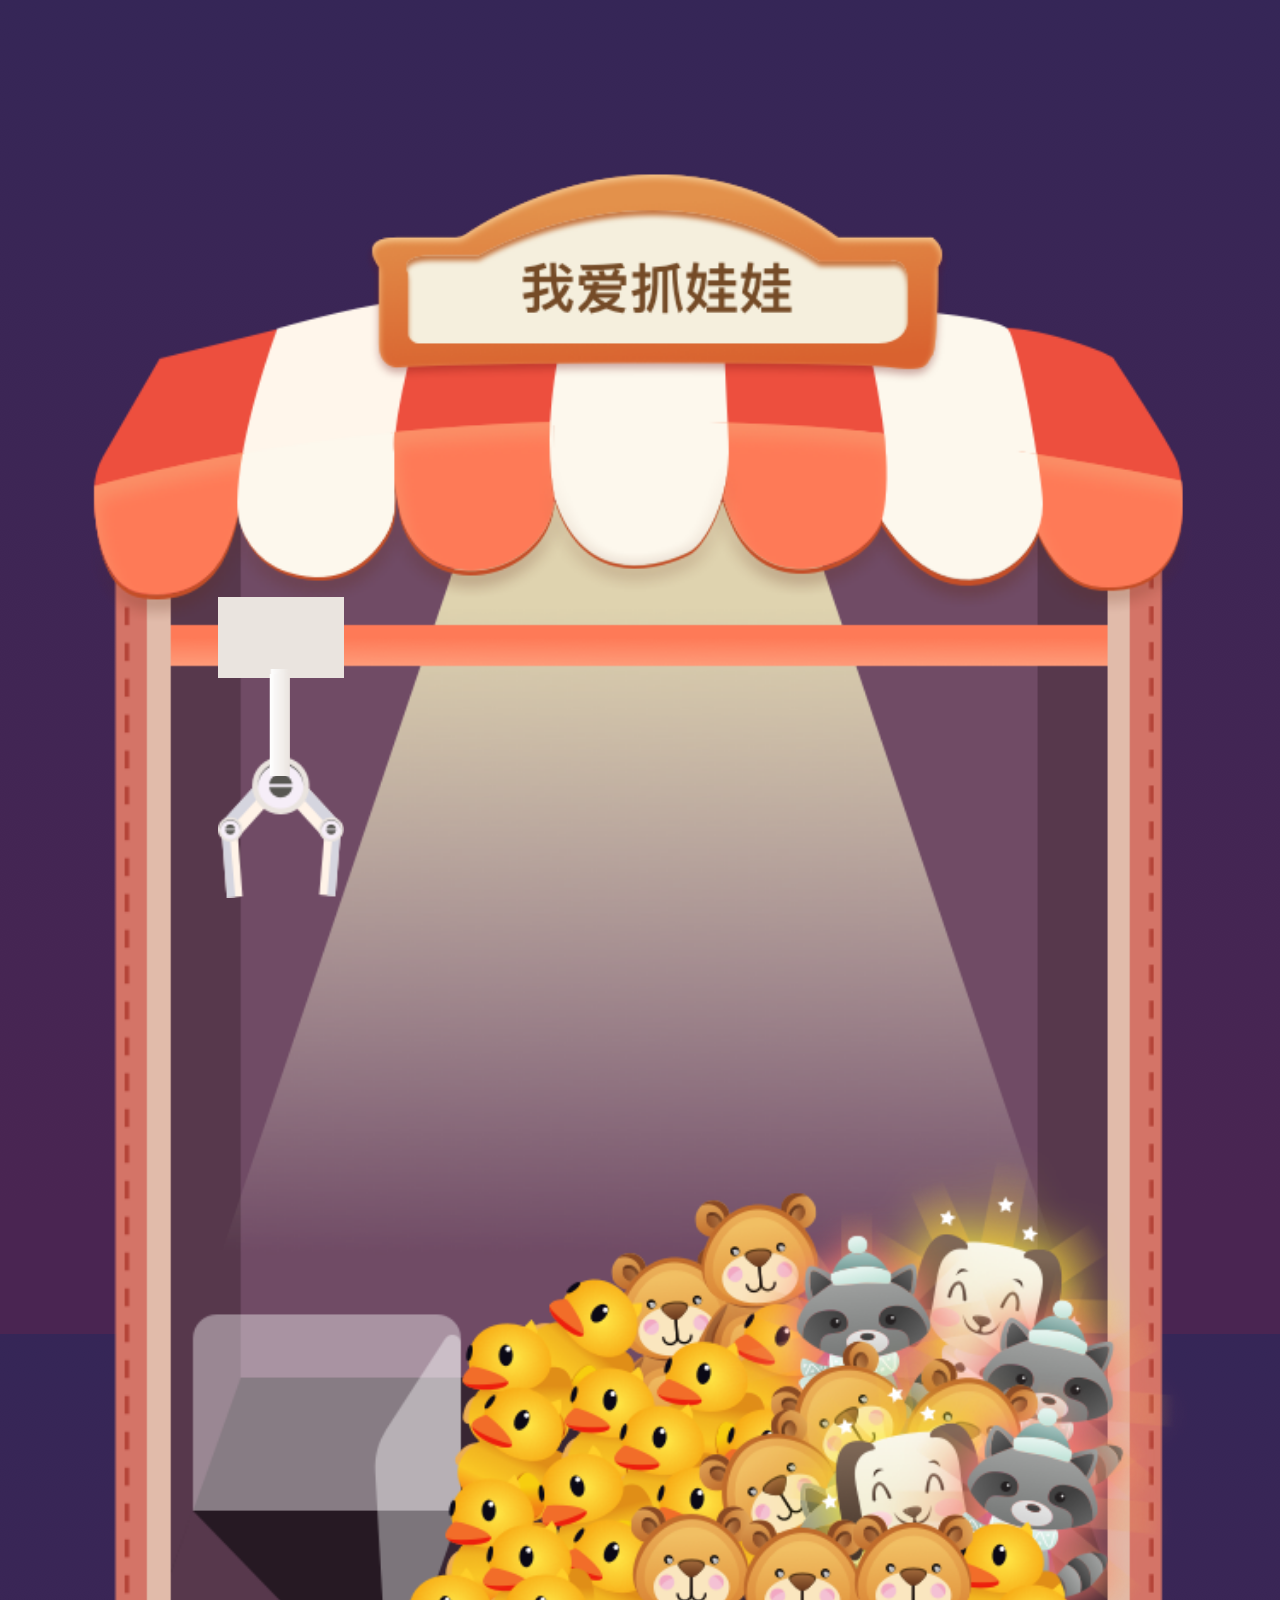
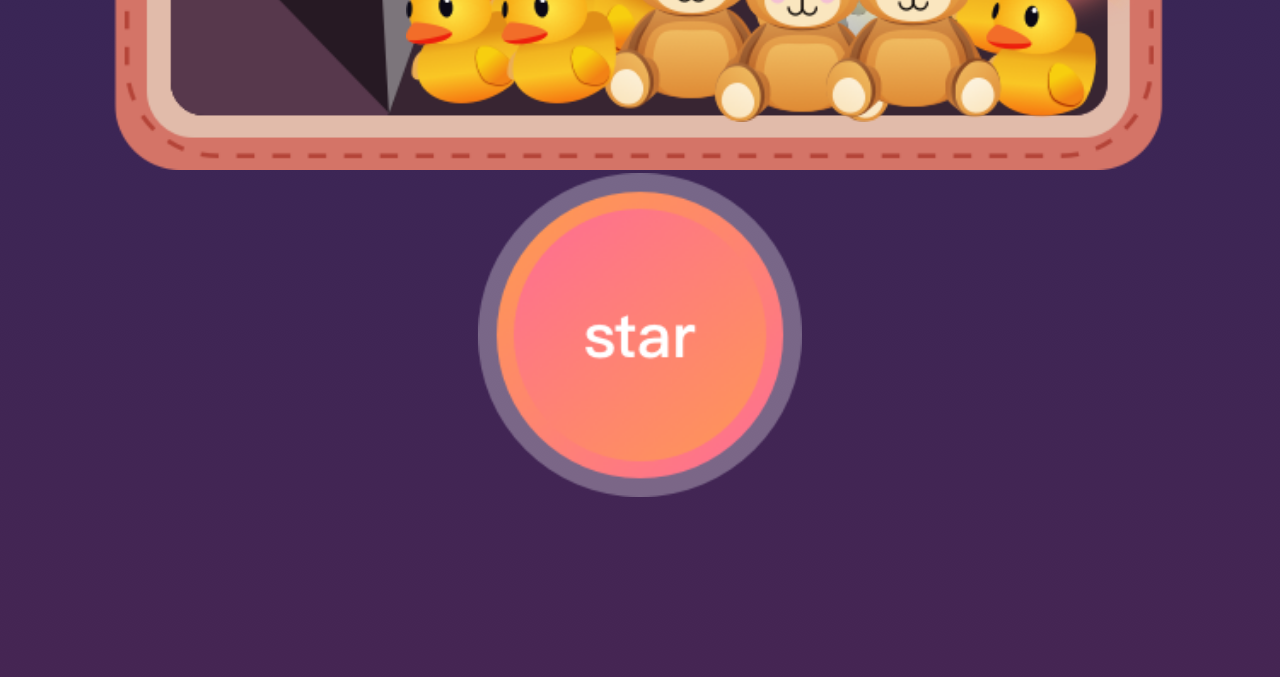
<file: index.html>
<!DOCTYPE html>
<html lang="en">
<head>
    <meta charset="UTF-8">
    <meta name="viewport" content="width=device-width, initial-scale=1.0">
    <meta name="viewport" content="maximum-scale=1.0,minimum-scale=1.0,user-scalable=0,width=device-width,initial-scale=1.0"/>
    <meta http-equiv="X-UA-Compatible" content="ie=edge">
    <title>抓娃娃大战</title>
    <link rel="stylesheet" href="css/demo.css">
    <link rel="stylesheet" href="css/loaders.css">
    <link rel="stylesheet" href="css/animate.css">
    <link rel="stylesheet" href="css/common.css">
    <script src="js/jquery.js"></script>
</head>
<body>
    <div class="mian">
      <div class="content">
        <!--爪子-->
        <div id="zhuzi">
          <div id="hualun"></div>
          <div id="line"></div>
          <div id="claw">
            <div class="wawa"></div>
          </div>
        </div>

        <!--出口-->
        <!--<div id="chukou">出口</div>-->
        <!--娃娃-->
        <div id="graoup_wawa"></div>
      </div>
      
        <div id="start">
            <img src="img/star.png"/>
        </div>
        <div id="down" class='hide'>
            <img src="img/down-pre.png"/>
          <div class="loader">
            <div class="loader-inner ball-scale-multiple hide">
              <div></div>
              <div></div>
              <div></div>
            </div>
          </div>
        </div>
      
        <!--<div id="down">向下</div>-->
    </div>
   
</body>
<script>
    window.onload=window.onresize=function(){
        document.documentElement.style.fontSize = document.documentElement.clientWidth / 7.5 + 'px';
    };
  $(function () {
      var css = {'left':'5.3rem'};
      var hTop = {"top":'3.34rem'};
      var timer = 0;
//      最终娃娃的结果
      var jieguo = '';
      
//      y轴防止重复点击
      var Y_flag = false;
//      x轴防止重复点击
      var X_flag = false;
//      记录开始的时间
      var count_timer = function(){
//          x轴返回时间
           set_time=setInterval(function () {
                  timer+=200;
              },200);
          return set_time
      }
//      开始
      $('#start').click(function () {
          $(this).addClass('hide');
          $('#down').find('img').eq(0).attr({'src':'img/down-pre.png'});
          $('#down').removeClass('hide');
          if(!X_flag){
              X_flag =true;
              count_timer();
              $("#zhuzi").animate(css,500,rowBack);
          }else {
              return '';
          }
          
      })
//      左右
      function rowBack(){
          if(css.left=='0.8rem')
              css.left='5.3rem';
          else if(css.left=='5.3rem')
              css.left='0.8rem';
          $('#zhuzi').animate(css,500,rowBack);
      }
//      向下
     
      $('#down').click(function () {
//          按下动画
          if( $('.ball-scale-multiple').hasClass('hide')){
              $('.ball-scale-multiple').removeClass('hide');
              setTimeout(function () {
                  $('.ball-scale-multiple').addClass('hide');
              },1000);
          }
          if(Y_flag){
              return '';
          }else {
              Y_flag = true;
              clearInterval(set_time);
              $('#claw').css({
                  'background':' 0 0 url("img/爪子-正常.png") no-repeat',
                  'background-size': '100%',
              });
//          重置
              $('.wawa').attr({'class':'wawa'});
              $('.wawa').css({
                  width:0,
                  height:0,
                  top:0,
                  left:0,
                  'background-image':''
              })
              var flag = 0;
              flag = Math.floor(timer/2000);
//          最终返回x轴时间确定
              if(flag%2 == 0){
                  timer -=2000*flag;
              }else {
                  timer=2000*(flag+1) - timer;
              }
//          阻止x轴动画停止
//              console.log(timer);
              $("#zhuzi").stop();
              $("#claw").animate(hTop,2000,colBack);
              $("#line").animate({'height':'3.6rem'},2000,function () {
                  $("#line").animate({'height':'0.6rem'},2000)
              })
          }
          
      });
      function colBack() {
          var _left = $("#zhuzi").position().left;
          $('#down').find('img').eq(0).attr({'src':'img/按钮-正常.png'});
          console.log(timer,_left);
          var count = sheng_cheng(_left);
//        count=2;
//        切换娃娃
          switch (count){
              case 0:
                  break;
              case 1:
                  $('.wawa').css({
                      width: '0.68rem',
                      height: '0.78rem',
                      top: '1.1rem',
                      left: '0',
                      'background-image':'url("img/鸭子.png")'
                  });
                  break;
              case 2:
                  $('.wawa').css({
                      width: '2rem',
                      height: '2.1rem',
                      top: '0.6rem',
                      left: '-0.6rem',
                      'background-image':'url("img/狗.png")'
                  });
                  break;
              case 3:
                  $('.wawa').css({
                      width: '1.1rem',
                      height: '1.25rem',
                      top: '1.1rem',
                      left: '-0.1rem',
                      'background-image':'url("img/熊.png")'
                  });
                  break;
              case 4:
                  $('.wawa').css({
                      width: '1.8rem',
                      height: '1.78rem',
                      top: '0.65rem',
                      left: '-0.5rem',
                      'background-image':'url("img/小浣熊.png")'
                  });
                  break;
          }
          $("#claw").animate({'top':'0.34rem'},2000,function () {
              $("#zhuzi").animate({'left':'0.8rem'},timer,function () {
//                  确定返回动画完成重置参数
                  $('#claw').css({
                      'background':' 0 0 url("img/爪子-松开.png") no-repeat',
                      'background-size': '100%',
                  })
                  timer = 0;
                  X_flag = false;
                  Y_flag = false;
//                  添加娃娃下落动画
                  if(count == 1){
                      $('.wawa').addClass('animated mymove');
                  }else if(count == 2){
                      $('.wawa').addClass('animated mymove1');
                  }else if(count == 3){
                      $('.wawa').addClass('animated mymove2');
                  }else if(count == 4){
                      $('.wawa').addClass('animated mymove3');
                  };
                  $('#start').removeClass('hide');
                  $('#down').addClass('hide');
//                  按钮切换
                  setTimeout(function () {
                      
                      $('.wawa').css({
                          width:0,
                          height:0,
                          top:0,
                          left:0,
                          'background-image':''
                      });
                  },1000);

              })
          })
      }
//      娃娃概率
      function random0() {
          jieguo = 0;
          return jieguo;
      }
      function random1() {
          var ran1=Math.floor(Math.random()*10+1);
          jieguo = 1;
          return jieguo;
      }
      function random2() {
          var ran2=Math.floor(Math.random()*100+1);
          if(ran2>=1 && ran2<=20 ){
              jieguo = 2;
          }else{
              jieguo = 1;
          }
          return jieguo;
      }
      function random3() {
          var ran3=Math.floor(Math.random()*100+1);
          if(ran3<=10 ){
              jieguo = 3;
          }else if(ran3>=11 && ran3<=50){
              jieguo = 2;
          }else if(ran3>=51){
              jieguo = 1;
          }
          return jieguo;
      }
      function random4() {
          var ran4=Math.floor(Math.random()*100+1);
          if(ran4<=5 ){
              jieguo = 4;
          }else if(ran4>=6 && ran4<=25){
              jieguo = 3;
          }else if(ran4>=26 && ran4<=75){
              jieguo = 2;
          }else{
              jieguo = 1;
          }
          return jieguo
      }
      function random5() {
          var ran5=Math.floor(Math.random()*100+1);
          if(ran5<=10 ){
              jieguo = 4;
          }else if(ran5>=11 && ran5<=50){
              jieguo = 3;
          }else if(ran5>=51){
              jieguo = 2;
          }
          return jieguo;
      }
//      娃娃生成
      function sheng_cheng(left) {
          if(left<100){
             return random0();
          }else if(left>=100 && left<141){
             return random1();
          }else if(left<182 && left>=141){
             return random2();
          }else if(left<223 && left>=182){
              return random3();
          }else if(left<248 && left>=223){
              return random4();
          }else{
             return random5();
          }
      }
      
  })
</script>
</html>
</file>
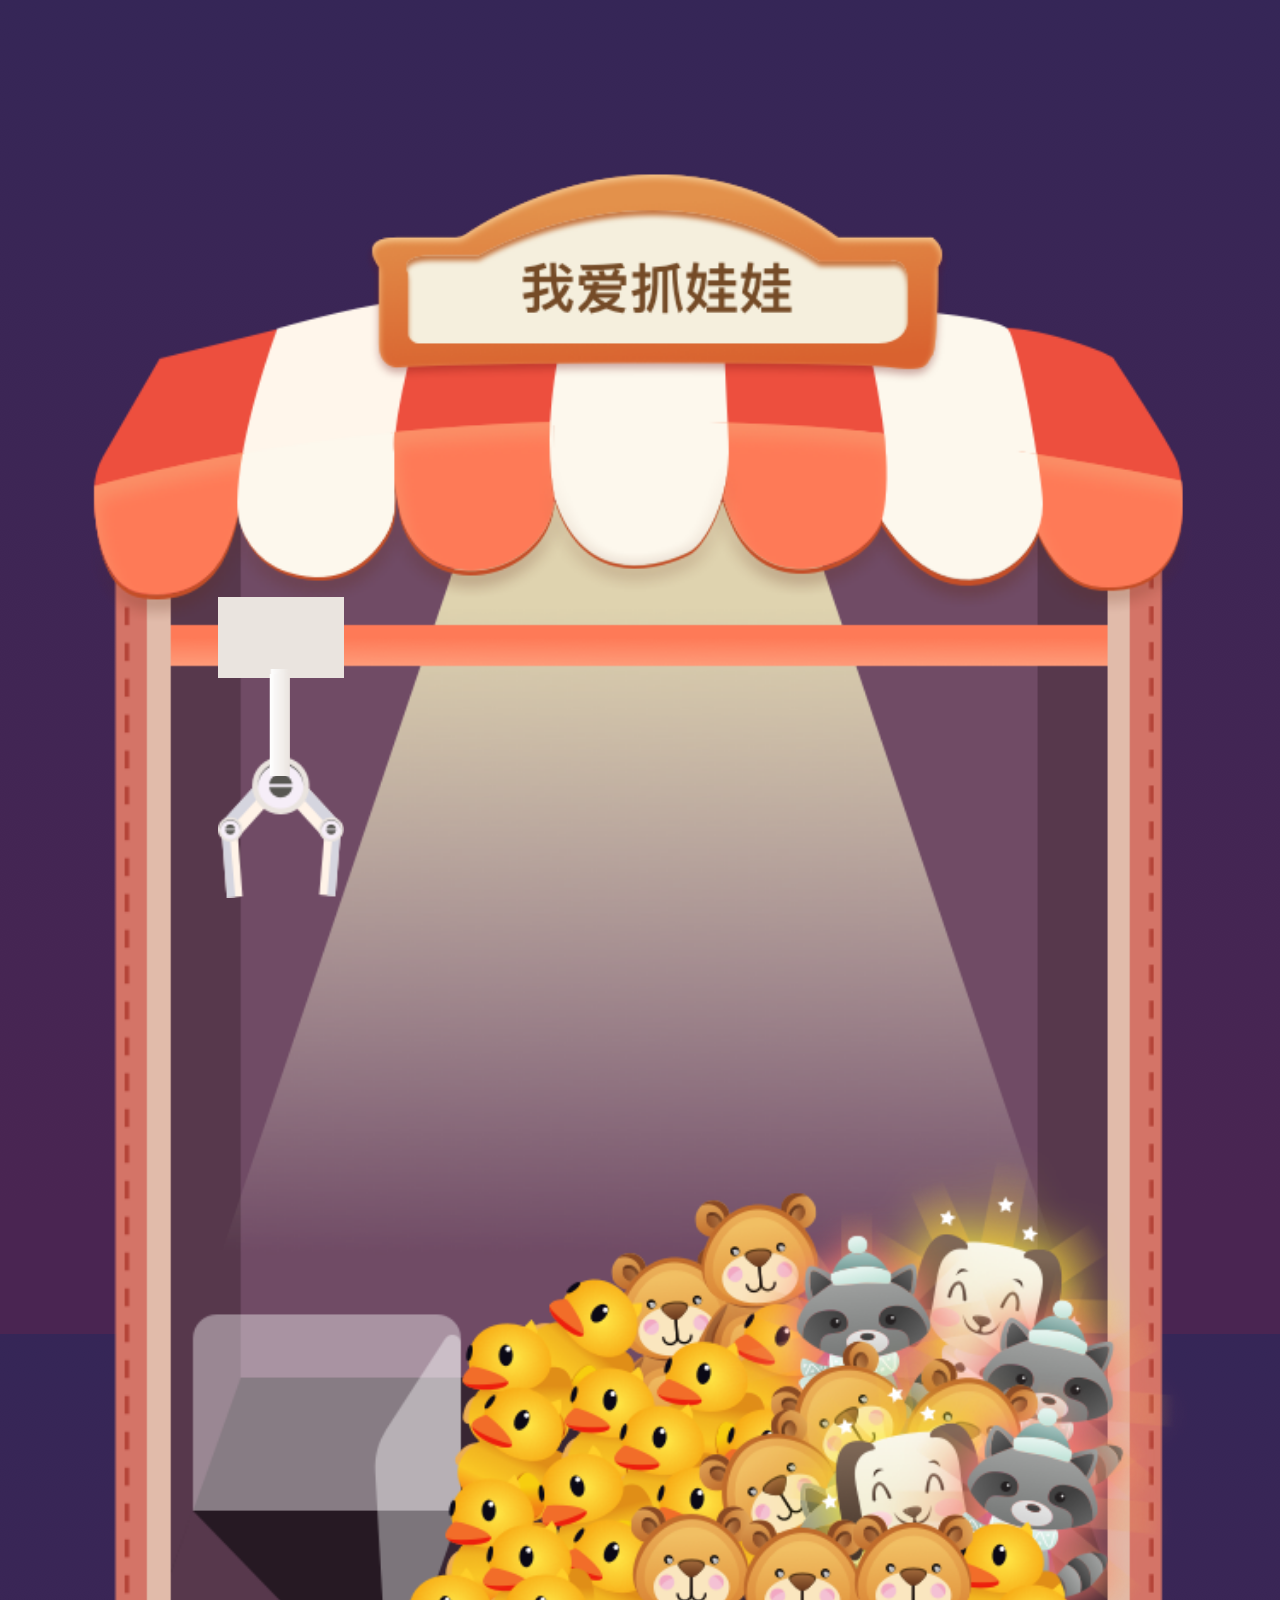
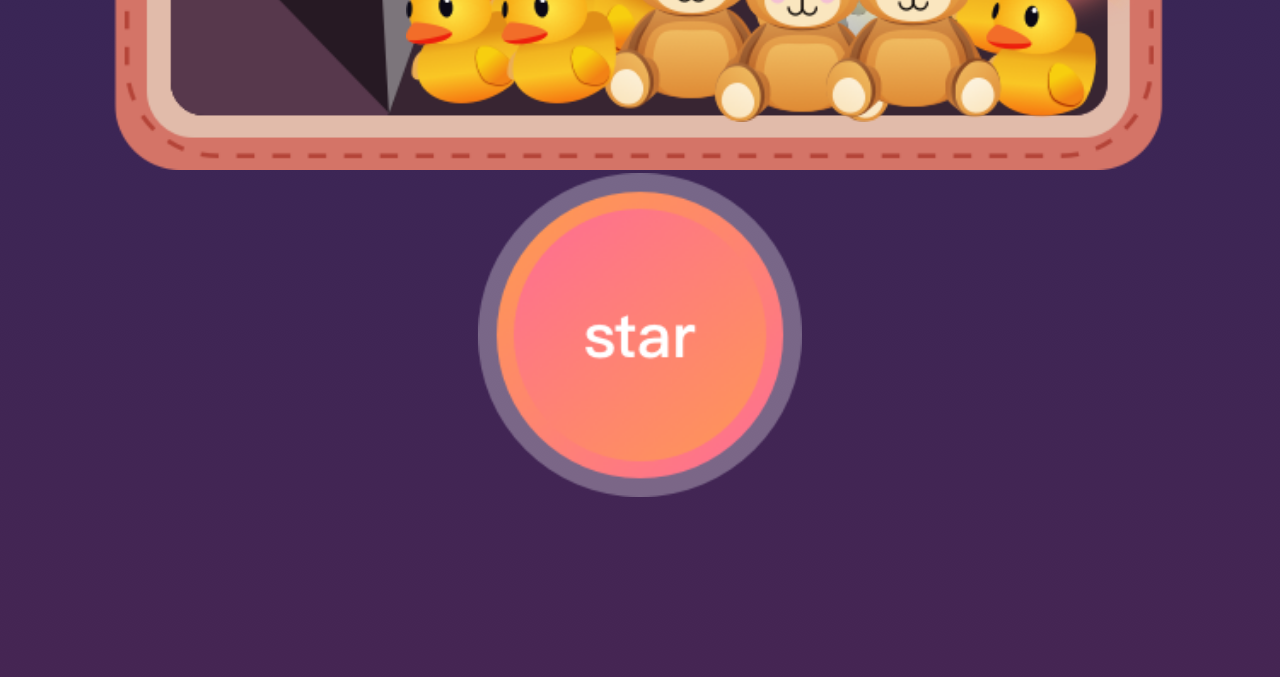
<file: src/mian.html>
<!DOCTYPE html>
<html lang="en">
<head>
    <meta charset="UTF-8">
    <meta name="viewport" content="width=device-width, initial-scale=1.0">
    <meta http-equiv="X-UA-Compatible" content="ie=edge">
    <title>抓娃娃大战</title>
    <link rel="stylesheet" href="../css/demo.css">
    <link rel="stylesheet" href="../css/loaders.css">
    <link rel="stylesheet" href="../css/animate.css">
    <link rel="stylesheet" href="../css/common.css">
    <script src="../js/jquery.js"></script>
</head>
<body>
    <div class="mian">
      <div class="content">
        <!--爪子-->
        <div id="zhuzi">
          <div id="hualun"></div>
          <div id="line"></div>
          <div id="claw">
            <div class="wawa"></div>
          </div>
        </div>

        <!--出口-->
        <!--<div id="chukou">出口</div>-->
        <!--娃娃-->
        <div id="graoup_wawa"></div>
      </div>
      
        <div id="start">
            <img src="../img/star.png"/>
        </div>
        <div id="down" class='hide'>
            <img src="../img/down-pre.png"/>
          <div class="loader">
            <div class="loader-inner ball-scale-multiple hide">
              <div></div>
              <div></div>
              <div></div>
            </div>
          </div>
        </div>
      
        <!--<div id="down">向下</div>-->
    </div>
   
</body>
<script>
    window.onload=window.onresize=function(){
        document.documentElement.style.fontSize = document.documentElement.clientWidth / 7.5 + 'px';
    };
  $(function () {
      var css = {'left':'5.3rem'};
      var hTop = {"top":'3.34rem'};
      var timer = 0;
//      最终娃娃的结果
      var jieguo = '';
      
//      y轴防止重复点击
      var Y_flag = false;
//      x轴防止重复点击
      var X_flag = false;
//      记录开始的时间
      var count_timer = function(){
//          x轴返回时间
           set_time=setInterval(function () {
                  timer+=200;
              },200);
          return set_time
      }
//      开始
      $('#start').click(function () {
          $(this).addClass('hide');
          $('#down').find('img').eq(0).attr({'src':'../img/down-pre.png'});
          $('#down').removeClass('hide');
          if(!X_flag){
              X_flag =true;
              count_timer();
              $("#zhuzi").animate(css,500,rowBack);
          }else {
              return '';
          }
          
      })
//      左右
      function rowBack(){
          if(css.left=='0.8rem')
              css.left='5.3rem';
          else if(css.left=='5.3rem')
              css.left='0.8rem';
          $('#zhuzi').animate(css,500,rowBack);
      }
//      向下
     
      $('#down').click(function () {
//          按下动画
          if( $('.ball-scale-multiple').hasClass('hide')){
              $('.ball-scale-multiple').removeClass('hide');
              setTimeout(function () {
                  $('.ball-scale-multiple').addClass('hide');
              },1000);
          }
          if(Y_flag){
              return '';
          }else {
              Y_flag = true;
              clearInterval(set_time);
              $('#claw').css({
                  'background':' 0 0 url("../img/爪子-正常.png") no-repeat',
                  'background-size': '100%',
              });
//          重置
              $('.wawa').attr({'class':'wawa'});
              $('.wawa').css({
                  width:0,
                  height:0,
                  top:0,
                  left:0,
                  'background-image':''
              })
              var flag = 0;
              flag = Math.floor(timer/2000);
//          最终返回x轴时间确定
              if(flag%2 == 0){
                  timer -=2000*flag;
              }else {
                  timer=2000*(flag+1) - timer;
              }
//          阻止x轴动画停止
//              console.log(timer);
              $("#zhuzi").stop();
              $("#claw").animate(hTop,2000,colBack);
              $("#line").animate({'height':'3.6rem'},2000,function () {
                  $("#line").animate({'height':'0.6rem'},2000)
              })
          }
          
      });
      function colBack() {
          var _left = $("#zhuzi").position().left;
          $('#down').find('img').eq(0).attr({'src':'../img/按钮-正常.png'});
          console.log(timer,_left);
          var count = sheng_cheng(_left);
//        count=2;
//        切换娃娃
          switch (count){
              case 0:
                  break;
              case 1:
                  $('.wawa').css({
                      width: '0.68rem',
                      height: '0.78rem',
                      top: '1.1rem',
                      left: '0',
                      'background-image':'url("../img/鸭子.png")'
                  });
                  break;
              case 2:
                  $('.wawa').css({
                      width: '2rem',
                      height: '2.1rem',
                      top: '0.6rem',
                      left: '-0.6rem',
                      'background-image':'url("../img/狗.png")'
                  });
                  break;
              case 3:
                  $('.wawa').css({
                      width: '1.1rem',
                      height: '1.25rem',
                      top: '1.1rem',
                      left: '-0.1rem',
                      'background-image':'url("../img/熊.png")'
                  });
                  break;
              case 4:
                  $('.wawa').css({
                      width: '1.8rem',
                      height: '1.78rem',
                      top: '0.65rem',
                      left: '-0.5rem',
                      'background-image':'url("../img/小浣熊.png")'
                  });
                  break;
          }
          $("#claw").animate({'top':'0.34rem'},2000,function () {
              $("#zhuzi").animate({'left':'0.8rem'},timer,function () {
//                  确定返回动画完成重置参数
                  $('#claw').css({
                      'background':' 0 0 url("../img/爪子-松开.png") no-repeat',
                      'background-size': '100%',
                  })
                  timer = 0;
                  X_flag = false;
                  Y_flag = false;
//                  添加娃娃下落动画
                  if(count == 1){
                      $('.wawa').addClass('animated mymove');
                  }else if(count == 2){
                      $('.wawa').addClass('animated mymove1');
                  }else if(count == 3){
                      $('.wawa').addClass('animated mymove2');
                  }else if(count == 4){
                      $('.wawa').addClass('animated mymove3');
                  };
                  $('#start').removeClass('hide');
                  $('#down').addClass('hide');
//                  按钮切换
                  setTimeout(function () {
                      
                      $('.wawa').css({
                          width:0,
                          height:0,
                          top:0,
                          left:0,
                          'background-image':''
                      });
                  },900);

              })
          })
      }
//      娃娃概率
      function random0() {
          jieguo = 0;
          return jieguo;
      }
      function random1() {
          var ran1=Math.floor(Math.random()*10+1);
          jieguo = 1;
          return jieguo;
      }
      function random2() {
          var ran2=Math.floor(Math.random()*100+1);
          if(ran2>=1 && ran2<=20 ){
              jieguo = 2;
          }else{
              jieguo = 1;
          }
          return jieguo;
      }
      function random3() {
          var ran3=Math.floor(Math.random()*100+1);
          if(ran3<=10 ){
              jieguo = 3;
          }else if(ran3>=11 && ran3<=50){
              jieguo = 2;
          }else if(ran3>=51){
              jieguo = 1;
          }
          return jieguo;
      }
      function random4() {
          var ran4=Math.floor(Math.random()*100+1);
          if(ran4<=5 ){
              jieguo = 4;
          }else if(ran4>=6 && ran4<=25){
              jieguo = 3;
          }else if(ran4>=26 && ran4<=75){
              jieguo = 2;
          }else{
              jieguo = 1;
          }
          return jieguo
      }
      function random5() {
          var ran5=Math.floor(Math.random()*100+1);
          if(ran5<=10 ){
              jieguo = 4;
          }else if(ran5>=11 && ran5<=50){
              jieguo = 3;
          }else if(ran5>=51){
              jieguo = 2;
          }
          return jieguo;
      }
//      娃娃生成
      function sheng_cheng(left) {
          if(left<100){
             return random0();
          }else if(left>=100 && left<141){
             return random1();
          }else if(left<182 && left>=141){
             return random2();
          }else if(left<223 && left>=182){
              return random3();
          }else if(left<248 && left>=223){
              return random4();
          }else{
             return random5();
          }
      }
      
  })
</script>
</html>
</file>
<file: css/demo.css>
/* ����ͼ�� �Ѽ����� www.lanrentuku.com */

html, body {
  padding: 0;
  margin: 0;
  overflow: hidden;
  font-family: 'Source Sans Pro'; }

h1 {
  font-size: 2.8em;
  font-weight: 700;
  letter-spacing: -1px;
  margin: 0.6rem 0; }
  h1 > span {
    font-weight: 300; }

h2 {
  font-size: 1.15em;
  font-weight: 300;
  margin: 0.3rem 0; }


  .main{
    transition: opacity .25s linear;
    opacity: 1; }

  .main .loaders {
    width: 100%;
    box-sizing: border-box;
    display: flex;
    flex: 0 1 auto;
    flex-direction: row;
    flex-wrap: wrap; }
    .main .loaders .loader {
      box-sizing: border-box;
      display: flex;
      flex: 0 1 auto;
      flex-direction: column;
      flex-grow: 1;
      flex-shrink: 0;
      flex-basis: 25%;
      max-width: 25%;
      height: 200px;
      align-items: center;
      justify-content: center; }

/**
 * Util classes
 */
.left {
  float: left; }

.right {
  float: right; }

.cf, main header {
  content: "";
  display: table;
  clear: both; }
</file>
<file: css/loaders.css>
/**
 *
 * All animations must live in their own file
 * in the animations directory and be included
 * here.
 *
 */
/**
 * Styles shared by multiple animations
 */
@-webkit-keyframes scale {
  0% {
    -webkit-transform: scale(1);
            transform: scale(1);
    opacity: 1; }

  45% {
    -webkit-transform: scale(0.1);
            transform: scale(0.1);
    opacity: 0.7; }

  80% {
    -webkit-transform: scale(1);
            transform: scale(1);
    opacity: 1; } }
@keyframes scale {
  0% {
    -webkit-transform: scale(1);
            transform: scale(1);
    opacity: 1; }

  45% {
    -webkit-transform: scale(0.1);
            transform: scale(0.1);
    opacity: 0.7; }

  80% {
    -webkit-transform: scale(1);
            transform: scale(1);
    opacity: 1; } }

.ball-pulse > div:nth-child(0) {
  -webkit-animation: scale 0.75s 0s infinite cubic-bezier(.2, .68, .18, 1.08);
          animation: scale 0.75s 0s infinite cubic-bezier(.2, .68, .18, 1.08); }
.ball-pulse > div:nth-child(1) {
  -webkit-animation: scale 0.75s 0.12s infinite cubic-bezier(.2, .68, .18, 1.08);
          animation: scale 0.75s 0.12s infinite cubic-bezier(.2, .68, .18, 1.08); }
.ball-pulse > div:nth-child(2) {
  -webkit-animation: scale 0.75s 0.24s infinite cubic-bezier(.2, .68, .18, 1.08);
          animation: scale 0.75s 0.24s infinite cubic-bezier(.2, .68, .18, 1.08); }
.ball-pulse > div:nth-child(3) {
  -webkit-animation: scale 0.75s 0.36s infinite cubic-bezier(.2, .68, .18, 1.08);
          animation: scale 0.75s 0.36s infinite cubic-bezier(.2, .68, .18, 1.08); }
.ball-pulse > div {
  background-color: #fff;
  width: 15px;
  height: 15px;
  border-radius: 100%;
  margin: 2px;
  -webkit-animation-fill-mode: both;
          animation-fill-mode: both;
  display: inline-block; }

@-webkit-keyframes ball-pulse-sync {
  33% {
    -webkit-transform: translateY(10px);
            transform: translateY(10px); }

  66% {
    -webkit-transform: translateY(-10px);
            transform: translateY(-10px); }

  100% {
    -webkit-transform: translateY(0);
            transform: translateY(0); } }

@keyframes ball-pulse-sync {
  33% {
    -webkit-transform: translateY(10px);
            transform: translateY(10px); }

  66% {
    -webkit-transform: translateY(-10px);
            transform: translateY(-10px); }

  100% {
    -webkit-transform: translateY(0);
            transform: translateY(0); } }

.ball-pulse-sync > div:nth-child(0) {
  -webkit-animation: ball-pulse-sync 0.6s 0s infinite ease-in-out;
          animation: ball-pulse-sync 0.6s 0s infinite ease-in-out; }
.ball-pulse-sync > div:nth-child(1) {
  -webkit-animation: ball-pulse-sync 0.6s 0.07s infinite ease-in-out;
          animation: ball-pulse-sync 0.6s 0.07s infinite ease-in-out; }
.ball-pulse-sync > div:nth-child(2) {
  -webkit-animation: ball-pulse-sync 0.6s 0.14s infinite ease-in-out;
          animation: ball-pulse-sync 0.6s 0.14s infinite ease-in-out; }
.ball-pulse-sync > div:nth-child(3) {
  -webkit-animation: ball-pulse-sync 0.6s 0.21s infinite ease-in-out;
          animation: ball-pulse-sync 0.6s 0.21s infinite ease-in-out; }
.ball-pulse-sync > div {
  background-color: #fff;
  width: 15px;
  height: 15px;
  border-radius: 100%;
  margin: 2px;
  -webkit-animation-fill-mode: both;
          animation-fill-mode: both;
  display: inline-block; }

@-webkit-keyframes ball-scale {
  0% {
    -webkit-transform: scale(0);
            transform: scale(0); }

  100% {
    -webkit-transform: scale(1);
            transform: scale(1);
    opacity: 0; } }

@keyframes ball-scale {
  0% {
    -webkit-transform: scale(0);
            transform: scale(0); }

  100% {
    -webkit-transform: scale(1);
            transform: scale(1);
    opacity: 0; } }

.ball-scale > div {
  background-color: #fff;
  width: 15px;
  height: 15px;
  border-radius: 100%;
  margin: 2px;
  -webkit-animation-fill-mode: both;
          animation-fill-mode: both;
  display: inline-block;
  height: 60px;
  width: 60px;
  -webkit-animation: ball-scale 1s 0s ease-in-out infinite;
          animation: ball-scale 1s 0s ease-in-out infinite; }

@-webkit-keyframes rotate {
  0% {
    -webkit-transform: rotate(0deg);
            transform: rotate(0deg); }

  50% {
    -webkit-transform: rotate(180deg);
            transform: rotate(180deg); }

  100% {
    -webkit-transform: rotate(360deg);
            transform: rotate(360deg); } }

@keyframes rotate {
  0% {
    -webkit-transform: rotate(0deg);
            transform: rotate(0deg); }

  50% {
    -webkit-transform: rotate(180deg);
            transform: rotate(180deg); }

  100% {
    -webkit-transform: rotate(360deg);
            transform: rotate(360deg); } }

.ball-rotate {
  position: relative; }
  .ball-rotate > div {
    background-color: #fff;
    width: 15px;
    height: 15px;
    border-radius: 100%;
    margin: 2px;
    -webkit-animation-fill-mode: both;
            animation-fill-mode: both;
    position: relative; }
    .ball-rotate > div:first-child {
      -webkit-animation: rotate 1s 0s cubic-bezier(.7, -.13, .22, .86) infinite;
              animation: rotate 1s 0s cubic-bezier(.7, -.13, .22, .86) infinite; }
    .ball-rotate > div:before, .ball-rotate > div:after {
      background-color: #fff;
      width: 15px;
      height: 15px;
      border-radius: 100%;
      margin: 2px;
      content: "";
      position: absolute;
      opacity: 0.8; }
    .ball-rotate > div:before {
      top: 0px;
      left: -28px; }
    .ball-rotate > div:after {
      top: 0px;
      left: 25px; }

@keyframes rotate {
  0% {
    -webkit-transform: rotate(0deg) scale(1);
            transform: rotate(0deg) scale(1); }

  50% {
    -webkit-transform: rotate(180deg) scale(0.6);
            transform: rotate(180deg) scale(0.6); }

  100% {
    -webkit-transform: rotate(360deg) scale(1);
            transform: rotate(360deg) scale(1); } }

.ball-clip-rotate > div {
  background-color: #fff;
  width: 15px;
  height: 15px;
  border-radius: 100%;
  margin: 2px;
  -webkit-animation-fill-mode: both;
          animation-fill-mode: both;
  border: 2px solid #fff;
  border-bottom-color: transparent;
  height: 25px;
  width: 25px;
  background: transparent !important;
  display: inline-block;
  -webkit-animation: rotate 0.75s 0s linear infinite;
          animation: rotate 0.75s 0s linear infinite; }

@keyframes rotate {
  0% {
    -webkit-transform: rotate(0deg) scale(1);
            transform: rotate(0deg) scale(1); }

  50% {
    -webkit-transform: rotate(180deg) scale(0.6);
            transform: rotate(180deg) scale(0.6); }

  100% {
    -webkit-transform: rotate(360deg) scale(1);
            transform: rotate(360deg) scale(1); } }

@keyframes scale {
  30% {
    -webkit-transform: scale(0.3);
            transform: scale(0.3); }

  100% {
    -webkit-transform: scale(1);
            transform: scale(1); } }

.ball-clip-rotate-pulse {
  position: relative;
  -webkit-transform: translateY(-15px);
      -ms-transform: translateY(-15px);
          transform: translateY(-15px); }
  .ball-clip-rotate-pulse > div {
    -webkit-animation-fill-mode: both;
            animation-fill-mode: both;
    position: absolute;
    top: 0px;
    left: 0px;
    border-radius: 100%; }
    .ball-clip-rotate-pulse > div:first-child {
      background: #fff;
      height: 16px;
      width: 16px;
      top: 9px;
      left: 9px;
      -webkit-animation: scale 1s 0s cubic-bezier(.09, .57, .49, .9) infinite;
              animation: scale 1s 0s cubic-bezier(.09, .57, .49, .9) infinite; }
    .ball-clip-rotate-pulse > div:last-child {
      position: absolute;
      border: 2px solid #fff;
      width: 30px;
      height: 30px;
      background: transparent;
      border: 2px solid;
      border-color: #fff transparent #fff transparent;
      -webkit-animation: rotate 1s 0s cubic-bezier(.09, .57, .49, .9) infinite;
              animation: rotate 1s 0s cubic-bezier(.09, .57, .49, .9) infinite;
      -webkit-animation-duration: 1s;
              animation-duration: 1s; }

@keyframes rotate {
  0% {
    -webkit-transform: rotate(0deg) scale(1);
            transform: rotate(0deg) scale(1); }

  50% {
    -webkit-transform: rotate(180deg) scale(0.6);
            transform: rotate(180deg) scale(0.6); }

  100% {
    -webkit-transform: rotate(360deg) scale(1);
            transform: rotate(360deg) scale(1); } }

.ball-clip-rotate-multiple {
  position: relative; }
  .ball-clip-rotate-multiple > div {
    -webkit-animation-fill-mode: both;
            animation-fill-mode: both;
    position: absolute;
    left: 0px;
    top: 0px;
    border: 2px solid #fff;
    border-bottom-color: transparent;
    border-top-color: transparent;
    border-radius: 100%;
    height: 35px;
    width: 35px;
    -webkit-animation: rotate 1s 0s ease-in-out infinite;
            animation: rotate 1s 0s ease-in-out infinite; }
    .ball-clip-rotate-multiple > div:last-child {
      display: inline-block;
      top: 10px;
      left: 10px;
      width: 15px;
      height: 15px;
      -webkit-animation-duration: 0.5s;
              animation-duration: 0.5s;
      border-color: #fff transparent #fff transparent;
      -webkit-animation-direction: reverse;
              animation-direction: reverse; }

@-webkit-keyframes ball-scale-ripple {
  0% {
    -webkit-transform: scale(0.1);
            transform: scale(0.1);
    opacity: 1; }

  70% {
    -webkit-transform: scale(1);
            transform: scale(1);
    opacity: 0.7; }

  100% {
    opacity: 0.0; } }

@keyframes ball-scale-ripple {
  0% {
    -webkit-transform: scale(0.1);
            transform: scale(0.1);
    opacity: 1; }

  70% {
    -webkit-transform: scale(1);
            transform: scale(1);
    opacity: 0.7; }

  100% {
    opacity: 0.0; } }

.ball-scale-ripple > div {
  -webkit-animation-fill-mode: both;
          animation-fill-mode: both;
  height: 50px;
  width: 50px;
  border-radius: 100%;
  border: 2px solid #fff;
  -webkit-animation: ball-scale-ripple 1s 0s infinite cubic-bezier(.21, .53, .56, .8);
          animation: ball-scale-ripple 1s 0s infinite cubic-bezier(.21, .53, .56, .8); }

@-webkit-keyframes ball-scale-ripple-multiple {
  0% {
    -webkit-transform: scale(0.1);
            transform: scale(0.1);
    opacity: 1; }

  70% {
    -webkit-transform: scale(1);
            transform: scale(1);
    opacity: 0.7; }

  100% {
    opacity: 0.0; } }

@keyframes ball-scale-ripple-multiple {
  0% {
    -webkit-transform: scale(0.1);
            transform: scale(0.1);
    opacity: 1; }

  70% {
    -webkit-transform: scale(1);
            transform: scale(1);
    opacity: 0.7; }

  100% {
    opacity: 0.0; } }

.ball-scale-ripple-multiple {
  position: relative;
  -webkit-transform: translateY(-25px);
      -ms-transform: translateY(-25px);
          transform: translateY(-25px); }
  .ball-scale-ripple-multiple > div:nth-child(0) {
    -webkit-animation-delay: -0.2s;
            animation-delay: -0.2s; }
  .ball-scale-ripple-multiple > div:nth-child(1) {
    -webkit-animation-delay: 0s;
            animation-delay: 0s; }
  .ball-scale-ripple-multiple > div:nth-child(2) {
    -webkit-animation-delay: 0.2s;
            animation-delay: 0.2s; }
  .ball-scale-ripple-multiple > div:nth-child(3) {
    -webkit-animation-delay: 0.4s;
            animation-delay: 0.4s; }
  .ball-scale-ripple-multiple > div {
    -webkit-animation-fill-mode: both;
            animation-fill-mode: both;
    position: absolute;
    top: 0;
    left: 0;
    width: 50px;
    height: 50px;
    border-radius: 100%;
    border: 2px solid #fff;
    -webkit-animation: ball-scale-ripple-multiple 1.25s 0s infinite cubic-bezier(.21, .53, .56, .8);
            animation: ball-scale-ripple-multiple 1.25s 0s infinite cubic-bezier(.21, .53, .56, .8); }

@-webkit-keyframes ball-beat {
  50% {
    opacity: 0.2;
    -webkit-transform: scale(0.75);
            transform: scale(0.75); }

  100% {
    opacity: 1;
    -webkit-transform: scale(1);
            transform: scale(1); } }

@keyframes ball-beat {
  50% {
    opacity: 0.2;
    -webkit-transform: scale(0.75);
            transform: scale(0.75); }

  100% {
    opacity: 1;
    -webkit-transform: scale(1);
            transform: scale(1); } }

.ball-beat > div {
  background-color: #fff;
  width: 15px;
  height: 15px;
  border-radius: 100%;
  margin: 2px;
  -webkit-animation-fill-mode: both;
          animation-fill-mode: both;
  display: inline-block;
  -webkit-animation: ball-beat 0.7s 0s infinite linear;
          animation: ball-beat 0.7s 0s infinite linear; }
  .ball-beat > div:nth-child(2n-1) {
    -webkit-animation-delay: 0.35s !important;
            animation-delay: 0.35s !important; }

@-webkit-keyframes ball-scale-multiple {
  0% {
    -webkit-transform: scale(0);
            transform: scale(0);
    opacity: 0; }

  5% {
    opacity: 1; }

  100% {
    -webkit-transform: scale(1);
            transform: scale(1);
    opacity: 0; } }

@keyframes ball-scale-multiple {
  0% {
    -webkit-transform: scale(0);
            transform: scale(0);
    opacity: 0; }

  5% {
    opacity: 1; }

  100% {
    -webkit-transform: scale(1);
            transform: scale(1);
    opacity: 0; } }

.ball-scale-multiple {
  position: relative;
  -webkit-transform: translateY(-30px);
      -ms-transform: translateY(-30px);
          transform: translateY(-30px); }
  .ball-scale-multiple > div:nth-child(2) {
    -webkit-animation-delay: 0.2s;
            animation-delay: 0.2s; }
  .ball-scale-multiple > div:nth-child(3) {
    -webkit-animation-delay: 0.4s;
            animation-delay: 0.4s; }
  .ball-scale-multiple > div {
    background-color: #fff;
    width: 0.15rem;
    height: 0.15rem;
    border-radius: 100%;
    margin: 2px;
    -webkit-animation-fill-mode: both;
            animation-fill-mode: both;
    position: absolute;
    left: -0.1rem;
    top: -0.1rem;
    opacity: 0;
    margin: 0;
    width: 1.9rem;
    height: 1.9rem;
    -webkit-animation: ball-scale-multiple 1s 0s linear infinite;
            animation: ball-scale-multiple 1s 0s linear infinite; }

@-webkit-keyframes ball-triangle-path-1 {
  33% {
    -webkit-transform: translate(25px, -50px);
            transform: translate(25px, -50px); }

  66% {
    -webkit-transform: translate(50px, 0px);
            transform: translate(50px, 0px); }

  100% {
    -webkit-transform: translate(0px, 0px);
            transform: translate(0px, 0px); } }

@keyframes ball-triangle-path-1 {
  33% {
    -webkit-transform: translate(25px, -50px);
            transform: translate(25px, -50px); }

  66% {
    -webkit-transform: translate(50px, 0px);
            transform: translate(50px, 0px); }

  100% {
    -webkit-transform: translate(0px, 0px);
            transform: translate(0px, 0px); } }

@-webkit-keyframes ball-triangle-path-2 {
  33% {
    -webkit-transform: translate(25px, 50px);
            transform: translate(25px, 50px); }

  66% {
    -webkit-transform: translate(-25px, 50px);
            transform: translate(-25px, 50px); }

  100% {
    -webkit-transform: translate(0px, 0px);
            transform: translate(0px, 0px); } }

@keyframes ball-triangle-path-2 {
  33% {
    -webkit-transform: translate(25px, 50px);
            transform: translate(25px, 50px); }

  66% {
    -webkit-transform: translate(-25px, 50px);
            transform: translate(-25px, 50px); }

  100% {
    -webkit-transform: translate(0px, 0px);
            transform: translate(0px, 0px); } }

@-webkit-keyframes ball-triangle-path-3 {
  33% {
    -webkit-transform: translate(-50px, 0px);
            transform: translate(-50px, 0px); }

  66% {
    -webkit-transform: translate(-25px, -50px);
            transform: translate(-25px, -50px); }

  100% {
    -webkit-transform: translate(0px, 0px);
            transform: translate(0px, 0px); } }

@keyframes ball-triangle-path-3 {
  33% {
    -webkit-transform: translate(-50px, 0px);
            transform: translate(-50px, 0px); }

  66% {
    -webkit-transform: translate(-25px, -50px);
            transform: translate(-25px, -50px); }

  100% {
    -webkit-transform: translate(0px, 0px);
            transform: translate(0px, 0px); } }

.ball-triangle-path {
  position: relative;
  -webkit-transform: translate(-25px, -25px);
      -ms-transform: translate(-25px, -25px);
          transform: translate(-25px, -25px); }
  .ball-triangle-path > div:nth-child(1) {
    -webkit-animation-name: ball-triangle-path-1;
            animation-name: ball-triangle-path-1;
    -webkit-animation-delay: 0;
            animation-delay: 0;
    -webkit-animation-duration: 2s;
            animation-duration: 2s;
    -webkit-animation-timing-function: ease-in-out;
            animation-timing-function: ease-in-out;
    -webkit-animation-iteration-count: infinite;
            animation-iteration-count: infinite; }
  .ball-triangle-path > div:nth-child(2) {
    -webkit-animation-name: ball-triangle-path-2;
            animation-name: ball-triangle-path-2;
    -webkit-animation-delay: 0;
            animation-delay: 0;
    -webkit-animation-duration: 2s;
            animation-duration: 2s;
    -webkit-animation-timing-function: ease-in-out;
            animation-timing-function: ease-in-out;
    -webkit-animation-iteration-count: infinite;
            animation-iteration-count: infinite; }
  .ball-triangle-path > div:nth-child(3) {
    -webkit-animation-name: ball-triangle-path-3;
            animation-name: ball-triangle-path-3;
    -webkit-animation-delay: 0;
            animation-delay: 0;
    -webkit-animation-duration: 2s;
            animation-duration: 2s;
    -webkit-animation-timing-function: ease-in-out;
            animation-timing-function: ease-in-out;
    -webkit-animation-iteration-count: infinite;
            animation-iteration-count: infinite; }
  .ball-triangle-path > div {
    -webkit-animation-fill-mode: both;
            animation-fill-mode: both;
    position: absolute;
    width: 10px;
    height: 10px;
    border-radius: 100%;
    border: 1px solid #fff; }
    .ball-triangle-path > div:nth-of-type(1) {
      top: 50px; }
    .ball-triangle-path > div:nth-of-type(2) {
      left: 25px; }
    .ball-triangle-path > div:nth-of-type(3) {
      top: 50px;
      left: 50px; }

@-webkit-keyframes ball-pulse-rise-even {
  0% {
    -webkit-transform: scale(1.1);
            transform: scale(1.1); }

  25% {
    -webkit-transform: translateY(-30px);
            transform: translateY(-30px); }

  50% {
    -webkit-transform: scale(0.4);
            transform: scale(0.4); }

  75% {
    -webkit-transform: translateY(30px);
            transform: translateY(30px); }

  100% {
    -webkit-transform: translateY(0);
            transform: translateY(0);
    -webkit-transform: scale(1);
            transform: scale(1); } }

@keyframes ball-pulse-rise-even {
  0% {
    -webkit-transform: scale(1.1);
            transform: scale(1.1); }

  25% {
    -webkit-transform: translateY(-30px);
            transform: translateY(-30px); }

  50% {
    -webkit-transform: scale(0.4);
            transform: scale(0.4); }

  75% {
    -webkit-transform: translateY(30px);
            transform: translateY(30px); }

  100% {
    -webkit-transform: translateY(0);
            transform: translateY(0);
    -webkit-transform: scale(1);
            transform: scale(1); } }

@-webkit-keyframes ball-pulse-rise-odd {
  0% {
    -webkit-transform: scale(0.4);
            transform: scale(0.4); }

  25% {
    -webkit-transform: translateY(30px);
            transform: translateY(30px); }

  50% {
    -webkit-transform: scale(1.1);
            transform: scale(1.1); }

  75% {
    -webkit-transform: translateY(-30px);
            transform: translateY(-30px); }

  100% {
    -webkit-transform: translateY(0);
            transform: translateY(0);
    -webkit-transform: scale(0.75);
            transform: scale(0.75); } }

@keyframes ball-pulse-rise-odd {
  0% {
    -webkit-transform: scale(0.4);
            transform: scale(0.4); }

  25% {
    -webkit-transform: translateY(30px);
            transform: translateY(30px); }

  50% {
    -webkit-transform: scale(1.1);
            transform: scale(1.1); }

  75% {
    -webkit-transform: translateY(-30px);
            transform: translateY(-30px); }

  100% {
    -webkit-transform: translateY(0);
            transform: translateY(0);
    -webkit-transform: scale(0.75);
            transform: scale(0.75); } }

.ball-pulse-rise > div {
  background-color: #fff;
  width: 15px;
  height: 15px;
  border-radius: 100%;
  margin: 2px;
  -webkit-animation-fill-mode: both;
          animation-fill-mode: both;
  display: inline-block;
  -webkit-animation-duration: 1s;
          animation-duration: 1s;
  -webkit-animation-timing-function: cubic-bezier(.15, .46, .9, .6);
          animation-timing-function: cubic-bezier(.15, .46, .9, .6);
  -webkit-animation-iteration-count: infinite;
          animation-iteration-count: infinite;
  -webkit-animation-delay: 0;
          animation-delay: 0; }
  .ball-pulse-rise > div:nth-child(2n) {
    -webkit-animation-name: ball-pulse-rise-even;
            animation-name: ball-pulse-rise-even; }
  .ball-pulse-rise > div:nth-child(2n-1) {
    -webkit-animation-name: ball-pulse-rise-odd;
            animation-name: ball-pulse-rise-odd; }

@-webkit-keyframes ball-grid-beat {
  50% {
    opacity: 0.7; }

  100% {
    opacity: 1; } }

@keyframes ball-grid-beat {
  50% {
    opacity: 0.7; }

  100% {
    opacity: 1; } }

.ball-grid-beat {
  width: 57px; }
  .ball-grid-beat > div:nth-child(1) {
    -webkit-animation-delay: 0.36s;
            animation-delay: 0.36s;
    -webkit-animation-duration: 0.96s;
            animation-duration: 0.96s; }
  .ball-grid-beat > div:nth-child(2) {
    -webkit-animation-delay: 0.4s;
            animation-delay: 0.4s;
    -webkit-animation-duration: 0.93s;
            animation-duration: 0.93s; }
  .ball-grid-beat > div:nth-child(3) {
    -webkit-animation-delay: 0.68s;
            animation-delay: 0.68s;
    -webkit-animation-duration: 1.19s;
            animation-duration: 1.19s; }
  .ball-grid-beat > div:nth-child(4) {
    -webkit-animation-delay: 0.41s;
            animation-delay: 0.41s;
    -webkit-animation-duration: 1.13s;
            animation-duration: 1.13s; }
  .ball-grid-beat > div:nth-child(5) {
    -webkit-animation-delay: 0.71s;
            animation-delay: 0.71s;
    -webkit-animation-duration: 1.34s;
            animation-duration: 1.34s; }
  .ball-grid-beat > div:nth-child(6) {
    -webkit-animation-delay: -0.15s;
            animation-delay: -0.15s;
    -webkit-animation-duration: 0.94s;
            animation-duration: 0.94s; }
  .ball-grid-beat > div:nth-child(7) {
    -webkit-animation-delay: -0.12s;
            animation-delay: -0.12s;
    -webkit-animation-duration: 1.2s;
            animation-duration: 1.2s; }
  .ball-grid-beat > div:nth-child(8) {
    -webkit-animation-delay: 0.01s;
            animation-delay: 0.01s;
    -webkit-animation-duration: 0.82s;
            animation-duration: 0.82s; }
  .ball-grid-beat > div:nth-child(9) {
    -webkit-animation-delay: 0.32s;
            animation-delay: 0.32s;
    -webkit-animation-duration: 1.19s;
            animation-duration: 1.19s; }
  .ball-grid-beat > div {
    background-color: #fff;
    width: 15px;
    height: 15px;
    border-radius: 100%;
    margin: 2px;
    -webkit-animation-fill-mode: both;
            animation-fill-mode: both;
    display: inline-block;
    float: left;
    -webkit-animation-name: ball-grid-beat;
            animation-name: ball-grid-beat;
    -webkit-animation-iteration-count: infinite;
            animation-iteration-count: infinite;
    -webkit-animation-delay: 0;
            animation-delay: 0; }

@-webkit-keyframes ball-grid-pulse {
  0% {
    -webkit-transform: scale(1);
            transform: scale(1); }

  50% {
    -webkit-transform: scale(0.5);
            transform: scale(0.5);
    opacity: 0.7; }

  100% {
    -webkit-transform: scale(1);
            transform: scale(1);
    opacity: 1; } }

@keyframes ball-grid-pulse {
  0% {
    -webkit-transform: scale(1);
            transform: scale(1); }

  50% {
    -webkit-transform: scale(0.5);
            transform: scale(0.5);
    opacity: 0.7; }

  100% {
    -webkit-transform: scale(1);
            transform: scale(1);
    opacity: 1; } }

.ball-grid-pulse {
  width: 57px; }
  .ball-grid-pulse > div:nth-child(1) {
    -webkit-animation-delay: -0.06s;
            animation-delay: -0.06s;
    -webkit-animation-duration: 0.72s;
            animation-duration: 0.72s; }
  .ball-grid-pulse > div:nth-child(2) {
    -webkit-animation-delay: 0.25s;
            animation-delay: 0.25s;
    -webkit-animation-duration: 1.02s;
            animation-duration: 1.02s; }
  .ball-grid-pulse > div:nth-child(3) {
    -webkit-animation-delay: -0.17s;
            animation-delay: -0.17s;
    -webkit-animation-duration: 1.28s;
            animation-duration: 1.28s; }
  .ball-grid-pulse > div:nth-child(4) {
    -webkit-animation-delay: 0.48s;
            animation-delay: 0.48s;
    -webkit-animation-duration: 1.42s;
            animation-duration: 1.42s; }
  .ball-grid-pulse > div:nth-child(5) {
    -webkit-animation-delay: 0.31s;
            animation-delay: 0.31s;
    -webkit-animation-duration: 1.45s;
            animation-duration: 1.45s; }
  .ball-grid-pulse > div:nth-child(6) {
    -webkit-animation-delay: 0.03s;
            animation-delay: 0.03s;
    -webkit-animation-duration: 1.18s;
            animation-duration: 1.18s; }
  .ball-grid-pulse > div:nth-child(7) {
    -webkit-animation-delay: 0.46s;
            animation-delay: 0.46s;
    -webkit-animation-duration: 0.87s;
            animation-duration: 0.87s; }
  .ball-grid-pulse > div:nth-child(8) {
    -webkit-animation-delay: 0.78s;
            animation-delay: 0.78s;
    -webkit-animation-duration: 1.45s;
            animation-duration: 1.45s; }
  .ball-grid-pulse > div:nth-child(9) {
    -webkit-animation-delay: 0.45s;
            animation-delay: 0.45s;
    -webkit-animation-duration: 1.06s;
            animation-duration: 1.06s; }
  .ball-grid-pulse > div {
    background-color: #fff;
    width: 15px;
    height: 15px;
    border-radius: 100%;
    margin: 2px;
    -webkit-animation-fill-mode: both;
            animation-fill-mode: both;
    display: inline-block;
    float: left;
    -webkit-animation-name: ball-grid-pulse;
            animation-name: ball-grid-pulse;
    -webkit-animation-iteration-count: infinite;
            animation-iteration-count: infinite;
    -webkit-animation-delay: 0;
            animation-delay: 0; }

@-webkit-keyframes ball-spin-fade-loader {
  50% {
    opacity: 0.3;
    -webkit-transform: scale(0.4);
            transform: scale(0.4); }

  100% {
    opacity: 1;
    -webkit-transform: scale(1);
            transform: scale(1); } }

@keyframes ball-spin-fade-loader {
  50% {
    opacity: 0.3;
    -webkit-transform: scale(0.4);
            transform: scale(0.4); }

  100% {
    opacity: 1;
    -webkit-transform: scale(1);
            transform: scale(1); } }

.ball-spin-fade-loader {
  position: relative; }
  .ball-spin-fade-loader > div:nth-child(1) {
    top: 25px;
    left: 0;
    -webkit-animation: ball-spin-fade-loader 1s 0s infinite linear;
            animation: ball-spin-fade-loader 1s 0s infinite linear; }
  .ball-spin-fade-loader > div:nth-child(2) {
    top: 17.04545px;
    left: 17.04545px;
    -webkit-animation: ball-spin-fade-loader 1s 0.12s infinite linear;
            animation: ball-spin-fade-loader 1s 0.12s infinite linear; }
  .ball-spin-fade-loader > div:nth-child(3) {
    top: 0;
    left: 25px;
    -webkit-animation: ball-spin-fade-loader 1s 0.24s infinite linear;
            animation: ball-spin-fade-loader 1s 0.24s infinite linear; }
  .ball-spin-fade-loader > div:nth-child(4) {
    top: -17.04545px;
    left: 17.04545px;
    -webkit-animation: ball-spin-fade-loader 1s 0.36s infinite linear;
            animation: ball-spin-fade-loader 1s 0.36s infinite linear; }
  .ball-spin-fade-loader > div:nth-child(5) {
    top: -25px;
    left: 0;
    -webkit-animation: ball-spin-fade-loader 1s 0.48s infinite linear;
            animation: ball-spin-fade-loader 1s 0.48s infinite linear; }
  .ball-spin-fade-loader > div:nth-child(6) {
    top: -17.04545px;
    left: -17.04545px;
    -webkit-animation: ball-spin-fade-loader 1s 0.6s infinite linear;
            animation: ball-spin-fade-loader 1s 0.6s infinite linear; }
  .ball-spin-fade-loader > div:nth-child(7) {
    top: 0;
    left: -25px;
    -webkit-animation: ball-spin-fade-loader 1s 0.72s infinite linear;
            animation: ball-spin-fade-loader 1s 0.72s infinite linear; }
  .ball-spin-fade-loader > div:nth-child(8) {
    top: 17.04545px;
    left: -17.04545px;
    -webkit-animation: ball-spin-fade-loader 1s 0.84s infinite linear;
            animation: ball-spin-fade-loader 1s 0.84s infinite linear; }
  .ball-spin-fade-loader > div {
    background-color: #fff;
    width: 15px;
    height: 15px;
    border-radius: 100%;
    margin: 2px;
    -webkit-animation-fill-mode: both;
            animation-fill-mode: both;
    position: absolute; }

@-webkit-keyframes ball-spin-loader {
  75% {
    opacity: 0.2; }

  100% {
    opacity: 1; } }

@keyframes ball-spin-loader {
  75% {
    opacity: 0.2; }

  100% {
    opacity: 1; } }

.ball-spin-loader {
  position: relative; }
  .ball-spin-loader > span:nth-child(1) {
    top: 45px;
    left: 0;
    -webkit-animation: ball-spin-loader 2s 0.9s infinite linear;
            animation: ball-spin-loader 2s 0.9s infinite linear; }
  .ball-spin-loader > span:nth-child(2) {
    top: 30.68182px;
    left: 30.68182px;
    -webkit-animation: ball-spin-loader 2s 1.8s infinite linear;
            animation: ball-spin-loader 2s 1.8s infinite linear; }
  .ball-spin-loader > span:nth-child(3) {
    top: 0;
    left: 45px;
    -webkit-animation: ball-spin-loader 2s 2.7s infinite linear;
            animation: ball-spin-loader 2s 2.7s infinite linear; }
  .ball-spin-loader > span:nth-child(4) {
    top: -30.68182px;
    left: 30.68182px;
    -webkit-animation: ball-spin-loader 2s 3.6s infinite linear;
            animation: ball-spin-loader 2s 3.6s infinite linear; }
  .ball-spin-loader > span:nth-child(5) {
    top: -45px;
    left: 0;
    -webkit-animation: ball-spin-loader 2s 4.5s infinite linear;
            animation: ball-spin-loader 2s 4.5s infinite linear; }
  .ball-spin-loader > span:nth-child(6) {
    top: -30.68182px;
    left: -30.68182px;
    -webkit-animation: ball-spin-loader 2s 5.4s infinite linear;
            animation: ball-spin-loader 2s 5.4s infinite linear; }
  .ball-spin-loader > span:nth-child(7) {
    top: 0;
    left: -45px;
    -webkit-animation: ball-spin-loader 2s 6.3s infinite linear;
            animation: ball-spin-loader 2s 6.3s infinite linear; }
  .ball-spin-loader > span:nth-child(8) {
    top: 30.68182px;
    left: -30.68182px;
    -webkit-animation: ball-spin-loader 2s 7.2s infinite linear;
            animation: ball-spin-loader 2s 7.2s infinite linear; }
  .ball-spin-loader > div {
    -webkit-animation-fill-mode: both;
            animation-fill-mode: both;
    position: absolute;
    width: 15px;
    height: 15px;
    border-radius: 100%;
    background: green; }

@-webkit-keyframes ball-zig {
  33% {
    -webkit-transform: translate(-15px, -30px);
            transform: translate(-15px, -30px); }

  66% {
    -webkit-transform: translate(15px, -30px);
            transform: translate(15px, -30px); }

  100% {
    -webkit-transform: translate(0, 0);
            transform: translate(0, 0); } }

@keyframes ball-zig {
  33% {
    -webkit-transform: translate(-15px, -30px);
            transform: translate(-15px, -30px); }

  66% {
    -webkit-transform: translate(15px, -30px);
            transform: translate(15px, -30px); }

  100% {
    -webkit-transform: translate(0, 0);
            transform: translate(0, 0); } }

@-webkit-keyframes ball-zag {
  33% {
    -webkit-transform: translate(15px, 30px);
            transform: translate(15px, 30px); }

  66% {
    -webkit-transform: translate(-15px, 30px);
            transform: translate(-15px, 30px); }

  100% {
    -webkit-transform: translate(0, 0);
            transform: translate(0, 0); } }

@keyframes ball-zag {
  33% {
    -webkit-transform: translate(15px, 30px);
            transform: translate(15px, 30px); }

  66% {
    -webkit-transform: translate(-15px, 30px);
            transform: translate(-15px, 30px); }

  100% {
    -webkit-transform: translate(0, 0);
            transform: translate(0, 0); } }

.ball-zig-zag {
  position: relative;
  -webkit-transform: translate(-15px, -15px);
      -ms-transform: translate(-15px, -15px);
          transform: translate(-15px, -15px); }
  .ball-zig-zag > div {
    background-color: #fff;
    width: 15px;
    height: 15px;
    border-radius: 100%;
    margin: 2px;
    -webkit-animation-fill-mode: both;
            animation-fill-mode: both;
    position: absolute;
    margin-left: 15px;
    top: 30px;
    left: 30px; }
    .ball-zig-zag > div:first-child {
      -webkit-animation: ball-zig 0.7s 0s infinite linear;
              animation: ball-zig 0.7s 0s infinite linear; }
    .ball-zig-zag > div:last-child {
      -webkit-animation: ball-zag 0.7s 0s infinite linear;
              animation: ball-zag 0.7s 0s infinite linear; }

@-webkit-keyframes ball-zig-deflect {
  17% {
    -webkit-transform: translate(-15px, -30px);
            transform: translate(-15px, -30px); }

  34% {
    -webkit-transform: translate(15px, -30px);
            transform: translate(15px, -30px); }

  50% {
    -webkit-transform: translate(0, 0);
            transform: translate(0, 0); }

  67% {
    -webkit-transform: translate(15px, -30px);
            transform: translate(15px, -30px); }

  84% {
    -webkit-transform: translate(-15px, -30px);
            transform: translate(-15px, -30px); }

  100% {
    -webkit-transform: translate(0, 0);
            transform: translate(0, 0); } }

@keyframes ball-zig-deflect {
  17% {
    -webkit-transform: translate(-15px, -30px);
            transform: translate(-15px, -30px); }

  34% {
    -webkit-transform: translate(15px, -30px);
            transform: translate(15px, -30px); }

  50% {
    -webkit-transform: translate(0, 0);
            transform: translate(0, 0); }

  67% {
    -webkit-transform: translate(15px, -30px);
            transform: translate(15px, -30px); }

  84% {
    -webkit-transform: translate(-15px, -30px);
            transform: translate(-15px, -30px); }

  100% {
    -webkit-transform: translate(0, 0);
            transform: translate(0, 0); } }

@-webkit-keyframes ball-zag-deflect {
  17% {
    -webkit-transform: translate(15px, 30px);
            transform: translate(15px, 30px); }

  34% {
    -webkit-transform: translate(-15px, 30px);
            transform: translate(-15px, 30px); }

  50% {
    -webkit-transform: translate(0, 0);
            transform: translate(0, 0); }

  67% {
    -webkit-transform: translate(-15px, 30px);
            transform: translate(-15px, 30px); }

  84% {
    -webkit-transform: translate(15px, 30px);
            transform: translate(15px, 30px); }

  100% {
    -webkit-transform: translate(0, 0);
            transform: translate(0, 0); } }

@keyframes ball-zag-deflect {
  17% {
    -webkit-transform: translate(15px, 30px);
            transform: translate(15px, 30px); }

  34% {
    -webkit-transform: translate(-15px, 30px);
            transform: translate(-15px, 30px); }

  50% {
    -webkit-transform: translate(0, 0);
            transform: translate(0, 0); }

  67% {
    -webkit-transform: translate(-15px, 30px);
            transform: translate(-15px, 30px); }

  84% {
    -webkit-transform: translate(15px, 30px);
            transform: translate(15px, 30px); }

  100% {
    -webkit-transform: translate(0, 0);
            transform: translate(0, 0); } }

.ball-zig-zag-deflect {
  position: relative;
  -webkit-transform: translate(-15px, -15px);
      -ms-transform: translate(-15px, -15px);
          transform: translate(-15px, -15px); }
  .ball-zig-zag-deflect > div {
    background-color: #fff;
    width: 15px;
    height: 15px;
    border-radius: 100%;
    margin: 2px;
    -webkit-animation-fill-mode: both;
            animation-fill-mode: both;
    position: absolute;
    margin-left: 15px;
    top: 30px;
    left: 30px; }
    .ball-zig-zag-deflect > div:first-child {
      -webkit-animation: ball-zig-deflect 1.5s 0s infinite linear;
              animation: ball-zig-deflect 1.5s 0s infinite linear; }
    .ball-zig-zag-deflect > div:last-child {
      -webkit-animation: ball-zag-deflect 1.5s 0s infinite linear;
              animation: ball-zag-deflect 1.5s 0s infinite linear; }

/**
 * Lines
 */
@-webkit-keyframes line-scale {
  0% {
    -webkit-transform: scaley(1);
            transform: scaley(1); }

  50% {
    -webkit-transform: scaley(0.4);
            transform: scaley(0.4); }

  100% {
    -webkit-transform: scaley(1);
            transform: scaley(1); } }
@keyframes line-scale {
  0% {
    -webkit-transform: scaley(1);
            transform: scaley(1); }

  50% {
    -webkit-transform: scaley(0.4);
            transform: scaley(0.4); }

  100% {
    -webkit-transform: scaley(1);
            transform: scaley(1); } }

.line-scale > div:nth-child(1) {
  -webkit-animation: line-scale 1s 0.1s infinite cubic-bezier(.2, .68, .18, 1.08);
          animation: line-scale 1s 0.1s infinite cubic-bezier(.2, .68, .18, 1.08); }
.line-scale > div:nth-child(2) {
  -webkit-animation: line-scale 1s 0.2s infinite cubic-bezier(.2, .68, .18, 1.08);
          animation: line-scale 1s 0.2s infinite cubic-bezier(.2, .68, .18, 1.08); }
.line-scale > div:nth-child(3) {
  -webkit-animation: line-scale 1s 0.3s infinite cubic-bezier(.2, .68, .18, 1.08);
          animation: line-scale 1s 0.3s infinite cubic-bezier(.2, .68, .18, 1.08); }
.line-scale > div:nth-child(4) {
  -webkit-animation: line-scale 1s 0.4s infinite cubic-bezier(.2, .68, .18, 1.08);
          animation: line-scale 1s 0.4s infinite cubic-bezier(.2, .68, .18, 1.08); }
.line-scale > div:nth-child(5) {
  -webkit-animation: line-scale 1s 0.5s infinite cubic-bezier(.2, .68, .18, 1.08);
          animation: line-scale 1s 0.5s infinite cubic-bezier(.2, .68, .18, 1.08); }
.line-scale > div {
  background-color: #fff;
  width: 4px;
  height: 35px;
  border-radius: 2px;
  margin: 2px;
  -webkit-animation-fill-mode: both;
          animation-fill-mode: both;
  display: inline-block; }

@-webkit-keyframes line-scale-party {
  0% {
    -webkit-transform: scale(1);
            transform: scale(1); }

  50% {
    -webkit-transform: scale(0.5);
            transform: scale(0.5); }

  100% {
    -webkit-transform: scale(1);
            transform: scale(1); } }

@keyframes line-scale-party {
  0% {
    -webkit-transform: scale(1);
            transform: scale(1); }

  50% {
    -webkit-transform: scale(0.5);
            transform: scale(0.5); }

  100% {
    -webkit-transform: scale(1);
            transform: scale(1); } }

.line-scale-party > div:nth-child(1) {
  -webkit-animation-delay: 0.77s;
          animation-delay: 0.77s;
  -webkit-animation-duration: 1.26s;
          animation-duration: 1.26s; }
.line-scale-party > div:nth-child(2) {
  -webkit-animation-delay: 0.29s;
          animation-delay: 0.29s;
  -webkit-animation-duration: 0.43s;
          animation-duration: 0.43s; }
.line-scale-party > div:nth-child(3) {
  -webkit-animation-delay: 0.28s;
          animation-delay: 0.28s;
  -webkit-animation-duration: 1.01s;
          animation-duration: 1.01s; }
.line-scale-party > div:nth-child(4) {
  -webkit-animation-delay: 0.74s;
          animation-delay: 0.74s;
  -webkit-animation-duration: 0.73s;
          animation-duration: 0.73s; }
.line-scale-party > div {
  background-color: #fff;
  width: 4px;
  height: 35px;
  border-radius: 2px;
  margin: 2px;
  -webkit-animation-fill-mode: both;
          animation-fill-mode: both;
  display: inline-block;
  -webkit-animation-name: line-scale-party;
          animation-name: line-scale-party;
  -webkit-animation-iteration-count: infinite;
          animation-iteration-count: infinite;
  -webkit-animation-delay: 0;
          animation-delay: 0; }

@-webkit-keyframes line-scale-pulse-out {
  0% {
    -webkit-transform: scaley(1);
            transform: scaley(1); }

  50% {
    -webkit-transform: scaley(0.4);
            transform: scaley(0.4); }

  100% {
    -webkit-transform: scaley(1);
            transform: scaley(1); } }

@keyframes line-scale-pulse-out {
  0% {
    -webkit-transform: scaley(1);
            transform: scaley(1); }

  50% {
    -webkit-transform: scaley(0.4);
            transform: scaley(0.4); }

  100% {
    -webkit-transform: scaley(1);
            transform: scaley(1); } }

.line-scale-pulse-out > div {
  background-color: #fff;
  width: 4px;
  height: 35px;
  border-radius: 2px;
  margin: 2px;
  -webkit-animation-fill-mode: both;
          animation-fill-mode: both;
  display: inline-block;
  -webkit-animation: line-scale-pulse-out 0.9s 0s infinite cubic-bezier(.85, .25, .37, .85);
          animation: line-scale-pulse-out 0.9s 0s infinite cubic-bezier(.85, .25, .37, .85); }
  .line-scale-pulse-out > div:nth-child(2), .line-scale-pulse-out > div:nth-child(4) {
    -webkit-animation-delay: 0.2s !important;
            animation-delay: 0.2s !important; }
  .line-scale-pulse-out > div:nth-child(1), .line-scale-pulse-out > div:nth-child(5) {
    -webkit-animation-delay: 0.4s !important;
            animation-delay: 0.4s !important; }

@-webkit-keyframes line-scale-pulse-out-rapid {
  0% {
    -webkit-transform: scaley(1);
            transform: scaley(1); }

  80% {
    -webkit-transform: scaley(0.3);
            transform: scaley(0.3); }

  90% {
    -webkit-transform: scaley(1);
            transform: scaley(1); } }

@keyframes line-scale-pulse-out-rapid {
  0% {
    -webkit-transform: scaley(1);
            transform: scaley(1); }

  80% {
    -webkit-transform: scaley(0.3);
            transform: scaley(0.3); }

  90% {
    -webkit-transform: scaley(1);
            transform: scaley(1); } }

.line-scale-pulse-out-rapid > div {
  background-color: #fff;
  width: 4px;
  height: 35px;
  border-radius: 2px;
  margin: 2px;
  -webkit-animation-fill-mode: both;
          animation-fill-mode: both;
  display: inline-block;
  -webkit-animation: line-scale-pulse-out-rapid 0.9s 0s infinite cubic-bezier(.11, .49, .38, .78);
          animation: line-scale-pulse-out-rapid 0.9s 0s infinite cubic-bezier(.11, .49, .38, .78); }
  .line-scale-pulse-out-rapid > div:nth-child(2), .line-scale-pulse-out-rapid > div:nth-child(4) {
    -webkit-animation-delay: 0.25s !important;
            animation-delay: 0.25s !important; }
  .line-scale-pulse-out-rapid > div:nth-child(1), .line-scale-pulse-out-rapid > div:nth-child(5) {
    -webkit-animation-delay: 0.5s !important;
            animation-delay: 0.5s !important; }

@-webkit-keyframes line-spin-fade-loader {
  50% {
    opacity: 0.3; }

  100% {
    opacity: 1; } }

@keyframes line-spin-fade-loader {
  50% {
    opacity: 0.3; }

  100% {
    opacity: 1; } }

.line-spin-fade-loader {
  position: relative; }
  .line-spin-fade-loader > div:nth-child(1) {
    top: 20px;
    left: 0;
    -webkit-animation: line-spin-fade-loader 1.2s 0.12s infinite ease-in-out;
            animation: line-spin-fade-loader 1.2s 0.12s infinite ease-in-out; }
  .line-spin-fade-loader > div:nth-child(2) {
    top: 13.63636px;
    left: 13.63636px;
    -webkit-transform: rotate(-45deg);
        -ms-transform: rotate(-45deg);
            transform: rotate(-45deg);
    -webkit-animation: line-spin-fade-loader 1.2s 0.24s infinite ease-in-out;
            animation: line-spin-fade-loader 1.2s 0.24s infinite ease-in-out; }
  .line-spin-fade-loader > div:nth-child(3) {
    top: 0;
    left: 20px;
    -webkit-transform: rotate(90deg);
        -ms-transform: rotate(90deg);
            transform: rotate(90deg);
    -webkit-animation: line-spin-fade-loader 1.2s 0.36s infinite ease-in-out;
            animation: line-spin-fade-loader 1.2s 0.36s infinite ease-in-out; }
  .line-spin-fade-loader > div:nth-child(4) {
    top: -13.63636px;
    left: 13.63636px;
    -webkit-transform: rotate(45deg);
        -ms-transform: rotate(45deg);
            transform: rotate(45deg);
    -webkit-animation: line-spin-fade-loader 1.2s 0.48s infinite ease-in-out;
            animation: line-spin-fade-loader 1.2s 0.48s infinite ease-in-out; }
  .line-spin-fade-loader > div:nth-child(5) {
    top: -20px;
    left: 0;
    -webkit-animation: line-spin-fade-loader 1.2s 0.6s infinite ease-in-out;
            animation: line-spin-fade-loader 1.2s 0.6s infinite ease-in-out; }
  .line-spin-fade-loader > div:nth-child(6) {
    top: -13.63636px;
    left: -13.63636px;
    -webkit-transform: rotate(-45deg);
        -ms-transform: rotate(-45deg);
            transform: rotate(-45deg);
    -webkit-animation: line-spin-fade-loader 1.2s 0.72s infinite ease-in-out;
            animation: line-spin-fade-loader 1.2s 0.72s infinite ease-in-out; }
  .line-spin-fade-loader > div:nth-child(7) {
    top: 0;
    left: -20px;
    -webkit-transform: rotate(90deg);
        -ms-transform: rotate(90deg);
            transform: rotate(90deg);
    -webkit-animation: line-spin-fade-loader 1.2s 0.84s infinite ease-in-out;
            animation: line-spin-fade-loader 1.2s 0.84s infinite ease-in-out; }
  .line-spin-fade-loader > div:nth-child(8) {
    top: 13.63636px;
    left: -13.63636px;
    -webkit-transform: rotate(45deg);
        -ms-transform: rotate(45deg);
            transform: rotate(45deg);
    -webkit-animation: line-spin-fade-loader 1.2s 0.96s infinite ease-in-out;
            animation: line-spin-fade-loader 1.2s 0.96s infinite ease-in-out; }
  .line-spin-fade-loader > div {
    background-color: #fff;
    width: 4px;
    height: 35px;
    border-radius: 2px;
    margin: 2px;
    -webkit-animation-fill-mode: both;
            animation-fill-mode: both;
    position: absolute;
    width: 5px;
    height: 15px; }

/**
 * Misc
 */
@-webkit-keyframes triangle-skew-spin {
  25% {
    -webkit-transform: perspective(100px) rotateX(180deg) rotateY(0);
            transform: perspective(100px) rotateX(180deg) rotateY(0); }

  50% {
    -webkit-transform: perspective(100px) rotateX(180deg) rotateY(180deg);
            transform: perspective(100px) rotateX(180deg) rotateY(180deg); }

  75% {
    -webkit-transform: perspective(100px) rotateX(0) rotateY(180deg);
            transform: perspective(100px) rotateX(0) rotateY(180deg); }

  100% {
    -webkit-transform: perspective(100px) rotateX(0) rotateY(0);
            transform: perspective(100px) rotateX(0) rotateY(0); } }
@keyframes triangle-skew-spin {
  25% {
    -webkit-transform: perspective(100px) rotateX(180deg) rotateY(0);
            transform: perspective(100px) rotateX(180deg) rotateY(0); }

  50% {
    -webkit-transform: perspective(100px) rotateX(180deg) rotateY(180deg);
            transform: perspective(100px) rotateX(180deg) rotateY(180deg); }

  75% {
    -webkit-transform: perspective(100px) rotateX(0) rotateY(180deg);
            transform: perspective(100px) rotateX(0) rotateY(180deg); }

  100% {
    -webkit-transform: perspective(100px) rotateX(0) rotateY(0);
            transform: perspective(100px) rotateX(0) rotateY(0); } }

.triangle-skew-spin > div {
  -webkit-animation-fill-mode: both;
          animation-fill-mode: both;
  width: 0;
  height: 0;
  border-left: 20px solid transparent;
  border-right: 20px solid transparent;
  border-bottom: 20px solid #fff;
  -webkit-animation: triangle-skew-spin 3s 0s cubic-bezier(.09, .57, .49, .9) infinite;
          animation: triangle-skew-spin 3s 0s cubic-bezier(.09, .57, .49, .9) infinite; }

@-webkit-keyframes square-spin {
  25% {
    -webkit-transform: perspective(100px) rotateX(180deg) rotateY(0);
            transform: perspective(100px) rotateX(180deg) rotateY(0); }

  50% {
    -webkit-transform: perspective(100px) rotateX(180deg) rotateY(180deg);
            transform: perspective(100px) rotateX(180deg) rotateY(180deg); }

  75% {
    -webkit-transform: perspective(100px) rotateX(0) rotateY(180deg);
            transform: perspective(100px) rotateX(0) rotateY(180deg); }

  100% {
    -webkit-transform: perspective(100px) rotateX(0) rotateY(0);
            transform: perspective(100px) rotateX(0) rotateY(0); } }

@keyframes square-spin {
  25% {
    -webkit-transform: perspective(100px) rotateX(180deg) rotateY(0);
            transform: perspective(100px) rotateX(180deg) rotateY(0); }

  50% {
    -webkit-transform: perspective(100px) rotateX(180deg) rotateY(180deg);
            transform: perspective(100px) rotateX(180deg) rotateY(180deg); }

  75% {
    -webkit-transform: perspective(100px) rotateX(0) rotateY(180deg);
            transform: perspective(100px) rotateX(0) rotateY(180deg); }

  100% {
    -webkit-transform: perspective(100px) rotateX(0) rotateY(0);
            transform: perspective(100px) rotateX(0) rotateY(0); } }

.square-spin > div {
  -webkit-animation-fill-mode: both;
          animation-fill-mode: both;
  width: 50px;
  height: 50px;
  background: #fff;
  border: 1px solid red;
  -webkit-animation: square-spin 3s 0s cubic-bezier(.09, .57, .49, .9) infinite;
          animation: square-spin 3s 0s cubic-bezier(.09, .57, .49, .9) infinite; }

@-webkit-keyframes rotate_pacman_half_up {
  0% {
    -webkit-transform: rotate(270deg);
            transform: rotate(270deg); }

  50% {
    -webkit-transform: rotate(360deg);
            transform: rotate(360deg); }

  100% {
    -webkit-transform: rotate(270deg);
            transform: rotate(270deg); } }

@keyframes rotate_pacman_half_up {
  0% {
    -webkit-transform: rotate(270deg);
            transform: rotate(270deg); }

  50% {
    -webkit-transform: rotate(360deg);
            transform: rotate(360deg); }

  100% {
    -webkit-transform: rotate(270deg);
            transform: rotate(270deg); } }

@-webkit-keyframes rotate_pacman_half_down {
  0% {
    -webkit-transform: rotate(90deg);
            transform: rotate(90deg); }

  50% {
    -webkit-transform: rotate(0deg);
            transform: rotate(0deg); }

  100% {
    -webkit-transform: rotate(90deg);
            transform: rotate(90deg); } }

@keyframes rotate_pacman_half_down {
  0% {
    -webkit-transform: rotate(90deg);
            transform: rotate(90deg); }

  50% {
    -webkit-transform: rotate(0deg);
            transform: rotate(0deg); }

  100% {
    -webkit-transform: rotate(90deg);
            transform: rotate(90deg); } }

@-webkit-keyframes pacman-balls {
  75% {
    opacity: 0.7; }

  100% {
    -webkit-transform: translate(-100px, -6.25px);
            transform: translate(-100px, -6.25px); } }

@keyframes pacman-balls {
  75% {
    opacity: 0.7; }

  100% {
    -webkit-transform: translate(-100px, -6.25px);
            transform: translate(-100px, -6.25px); } }

.pacman {
  position: relative; }
  .pacman > div:nth-child(2) {
    -webkit-animation: pacman-balls 1s 0s infinite linear;
            animation: pacman-balls 1s 0s infinite linear; }
  .pacman > div:nth-child(3) {
    -webkit-animation: pacman-balls 1s 0.33s infinite linear;
            animation: pacman-balls 1s 0.33s infinite linear; }
  .pacman > div:nth-child(4) {
    -webkit-animation: pacman-balls 1s 0.66s infinite linear;
            animation: pacman-balls 1s 0.66s infinite linear; }
  .pacman > div:nth-child(5) {
    -webkit-animation: pacman-balls 1s 0.99s infinite linear;
            animation: pacman-balls 1s 0.99s infinite linear; }
  .pacman > div:first-of-type {
    width: 0px;
    height: 0px;
    border-right: 25px solid transparent;
    border-top: 25px solid #fff;
    border-left: 25px solid #fff;
    border-bottom: 25px solid #fff;
    border-radius: 25px;
    -webkit-animation: rotate_pacman_half_up 0.5s 0s infinite;
            animation: rotate_pacman_half_up 0.5s 0s infinite; }
  .pacman > div:nth-child(2) {
    width: 0px;
    height: 0px;
    border-right: 25px solid transparent;
    border-top: 25px solid #fff;
    border-left: 25px solid #fff;
    border-bottom: 25px solid #fff;
    border-radius: 25px;
    -webkit-animation: rotate_pacman_half_down 0.5s 0s infinite;
            animation: rotate_pacman_half_down 0.5s 0s infinite;
    margin-top: -50px; }
  .pacman > div:nth-child(3), .pacman > div:nth-child(4), .pacman > div:nth-child(5), .pacman > div:nth-child(6) {
    background-color: #fff;
    width: 15px;
    height: 15px;
    border-radius: 100%;
    margin: 2px;
    width: 10px;
    height: 10px;
    position: absolute;
    -webkit-transform: translate(0, -6.25px);
        -ms-transform: translate(0, -6.25px);
            transform: translate(0, -6.25px);
    top: 25px;
    left: 100px; }

@-webkit-keyframes cube-transition {
  25% {
    -webkit-transform: translateX(50px) scale(0.5) rotate(-90deg);
            transform: translateX(50px) scale(0.5) rotate(-90deg); }

  50% {
    -webkit-transform: translate(50px, 50px) rotate(-180deg);
            transform: translate(50px, 50px) rotate(-180deg); }

  75% {
    -webkit-transform: translateY(50px) scale(0.5) rotate(-270deg);
            transform: translateY(50px) scale(0.5) rotate(-270deg); }

  100% {
    -webkit-transform: rotate(-360deg);
            transform: rotate(-360deg); } }

@keyframes cube-transition {
  25% {
    -webkit-transform: translateX(50px) scale(0.5) rotate(-90deg);
            transform: translateX(50px) scale(0.5) rotate(-90deg); }

  50% {
    -webkit-transform: translate(50px, 50px) rotate(-180deg);
            transform: translate(50px, 50px) rotate(-180deg); }

  75% {
    -webkit-transform: translateY(50px) scale(0.5) rotate(-270deg);
            transform: translateY(50px) scale(0.5) rotate(-270deg); }

  100% {
    -webkit-transform: rotate(-360deg);
            transform: rotate(-360deg); } }

.cube-transition {
  position: relative;
  -webkit-transform: translate(-25px, -25px);
      -ms-transform: translate(-25px, -25px);
          transform: translate(-25px, -25px); }
  .cube-transition > div {
    -webkit-animation-fill-mode: both;
            animation-fill-mode: both;
    width: 10px;
    height: 10px;
    position: absolute;
    top: 0;
    left: 0;
    background-color: #fff;
    -webkit-animation: cube-transition 1.6s 0s infinite ease-in-out;
            animation: cube-transition 1.6s 0s infinite ease-in-out; }
    .cube-transition > div:last-child {
      -webkit-animation-delay: -0.8s;
              animation-delay: -0.8s; }

@-webkit-keyframes spin-rotate {
  0% {
    -webkit-transform: rotate(0deg);
            transform: rotate(0deg); }

  50% {
    -webkit-transform: rotate(180deg);
            transform: rotate(180deg); }

  100% {
    -webkit-transform: rotate(360deg);
            transform: rotate(360deg); } }

@keyframes spin-rotate {
  0% {
    -webkit-transform: rotate(0deg);
            transform: rotate(0deg); }

  50% {
    -webkit-transform: rotate(180deg);
            transform: rotate(180deg); }

  100% {
    -webkit-transform: rotate(360deg);
            transform: rotate(360deg); } }

.semi-circle-spin {
  position: relative;
  width: 35px;
  height: 35px;
  overflow: hidden; }
  .semi-circle-spin > div {
    position: absolute;
    border-width: 0px;
    border-radius: 100%;
    -webkit-animation: spin-rotate 0.6s 0s infinite linear;
            animation: spin-rotate 0.6s 0s infinite linear;
    background-image: -webkit-linear-gradient(transparent 0%, transparent 70%, #fff 30%, #fff 100%);
    background-image: linear-gradient(transparent 0%, transparent 70%, #fff 30%, #fff 100%);
    width: 100%;
    height: 100%; }
</file>
<file: css/common.css>
.mian {
  width: 100%;
  height: 13.34rem;
  padding-top: 1rem;
  position: relative;
  background: url("../img/背景.png");
}
.hide {
  display: none;
}
.show {
  display: block;
}
div,
p,
ul,
li,
a,
img,
input {
  box-sizing: border-box;
}
.content {
  position: relative;
  width: 6.54rem;
  height: 9.39rem;
  background: 0 0 url("../img/娃娃机.png") no-repeat;
  background-size: 100%;
  text-align: center;
  margin: 0 auto;
}
.content #zhuzi {
  width: 0.74rem;
  height: 1.49rem;
  position: absolute;
  left: 0.8rem;
  top: 2.6rem;
}
.content #chukou {
  width: 70px;
  height: 70px;
  border-right: 1px solid #f60 ;
  border-top: 1px solid #f60 ;
  position: absolute;
  bottom: 0;
  left: 0;
}
.content #graoup_wawa {
  position: absolute;
  bottom: 0.3rem;
  right: 0;
  width: 4.64rem;
  height: 3.46rem;
  background: 0 0 url("../img/娃娃.png") no-repeat;
  background-size: 100%;
  z-index: 2;
}
#start,
#down {
  cursor: pointer;
  position: absolute;
  margin: 0 auto;
  width: 3.2rem;
  text-align: center;
  padding: 0;
  left: 50%;
  transform: translateX(-50%);
}
#start img,
#down img {
  width: 1.9rem;
  height: 1.9rem;
}
#down .loader {
  position: absolute;
  left: 0.76rem;
  top: 0.7rem;
}
#hualun {
  width: 0.74rem;
  height: 0.49rem;
  background: 0 0 url("../img/爪子滑块.png") no-repeat;
  background-size: 100%;
  position: absolute;
  top: -0.1rem;
}
#claw {
  width: 0.74rem;
  height: 2rem;
  background: 0 0 url("../img/爪子-松开.png") no-repeat;
  background-size: 100%;
  position: absolute;
  top: 0.32rem;
}
#line {
  width: 0.12rem;
  height: 0.6rem;
  background: 0 0 url("../img/长条.png") no-repeat repeat;
  background-size: 100%;
  position: absolute;
  top: 0.35rem;
  left: 49%;
  transform: translateX(-50%);
  z-index: 1;
}
.wawa {
  height: 0;
  width: 0;
  position: absolute;
  top: 0;
  left: 0;
  background-repeat: no-repeat;
  background-size: 100% 100%;
  -moz-background-size: 100% 100%;
}
.mymove {
  animation: mymove 1s ;
  -webkit-animation-name: mymove;
  animation-name: mymove;
}
@-webkit-keyframes mymove {
  0% {
    opacity: 1;
    top: 1.1rem;
  }
  70% {
    opacity: 0.2;
    top: 3.5rem;
    -webkit-transform: translate3d(0, 100%, 0) rotate(720deg);
    transform: translate3d(0, 100%, 0) rotate(720deg);
  }
  to {
    opacity: 0;
    top: 4rem;
    -webkit-transform: translate3d(0, 100%, 0) rotate(750deg);
    transform: translate3d(0, 100%, 0) rotate(750deg);
  }
}
@keyframes mymove {
  0% {
    opacity: 1;
    top: 1.1rem;
  }
  70% {
    opacity: 0.2;
    top: 3.5rem;
    -webkit-transform: translate3d(0, 100%, 0) rotate(720deg);
    transform: translate3d(0, 100%, 0) rotate(720deg);
  }
  to {
    opacity: 0;
    top: 4rem;
    -webkit-transform: translate3d(0, 100%, 0) rotate(750deg);
    transform: translate3d(0, 100%, 0) rotate(750deg);
  }
}
.mymove1 {
  animation: mymove1 1s ;
  -webkit-animation-name: mymove1;
  animation-name: mymove1;
}
@-webkit-keyframes mymove1 {
  0% {
    opacity: 1;
    top: 0.6rem;
  }
  70% {
    opacity: 0;
    top: 2.5rem;
    -webkit-transform: translate3d(0, 100%, 0) rotate(40deg);
    transform: translate3d(0, 100%, 0) rotate(40deg);
  }
  to {
    opacity: 0;
    top: 3rem;
    -webkit-transform: translate3d(0, 100%, 0) rotate(60deg);
    transform: translate3d(0, 100%, 0) rotate(60deg);
  }
}
@keyframes mymove1 {
  0% {
    opacity: 1;
    top: 0.6rem;
  }
  70% {
    opacity: 0;
    top: 2.5rem;
    -webkit-transform: translate3d(0, 100%, 0) rotate(40deg);
    transform: translate3d(0, 100%, 0) rotate(40deg);
  }
  to {
    opacity: 0;
    top: 3rem;
    -webkit-transform: translate3d(0, 100%, 0) rotate(60deg);
    transform: translate3d(0, 100%, 0) rotate(60deg);
  }
}
.mymove2 {
  animation: mymove2 1s ;
  -webkit-animation-name: mymove2;
  animation-name: mymove2;
}
@-webkit-keyframes mymove2 {
  0% {
    opacity: 1;
    top: 1.1rem;
  }
  70% {
    opacity: 0.2;
    top: 3rem;
    -webkit-transform: translate3d(0, 100%, 0) rotate(35deg);
    transform: translate3d(0, 100%, 0) rotate(35deg);
  }
  to {
    opacity: 0;
    top: 3.8rem;
    -webkit-transform: translate3d(0, 100%, 0) rotate(-35deg);
    transform: translate3d(0, 100%, 0) rotate(-35deg);
  }
}
@keyframes mymove2 {
  0% {
    opacity: 1;
    top: 1.1rem;
  }
  70% {
    opacity: 0.2;
    top: 3rem;
    -webkit-transform: translate3d(0, 100%, 0) rotate(35deg);
    transform: translate3d(0, 100%, 0) rotate(35deg);
  }
  to {
    opacity: 0;
    top: 3.8rem;
    -webkit-transform: translate3d(0, 100%, 0) rotate(-35deg);
    transform: translate3d(0, 100%, 0) rotate(-35deg);
  }
}
.mymove3 {
  animation: mymove3 1s ;
  -webkit-animation-name: mymove3;
  animation-name: mymove3;
}
@-webkit-keyframes mymove3 {
  0% {
    opacity: 1;
    top: 1.1rem;
  }
  70% {
    opacity: 0.2;
    top: 3.2rem;
    -webkit-transform: translate3d(0, 100%, 0) rotate(-30deg);
    transform: translate3d(0, 100%, 0) rotate(-30deg);
  }
  to {
    opacity: 0;
    top: 3.8rem;
    -webkit-transform: translate3d(0, 100%, 0) rotate(30deg);
    transform: translate3d(0, 100%, 0) rotate(30deg);
  }
}
@keyframes mymove3 {
  0% {
    opacity: 1;
    top: 1.1rem;
  }
  70% {
    opacity: 0;
    top: 3.2rem;
    -webkit-transform: translate3d(0, 100%, 0) rotate(-30deg);
    transform: translate3d(0, 100%, 0) rotate(-30deg);
  }
  to {
    opacity: 0;
    top: 3.8rem;
    -webkit-transform: translate3d(0, 100%, 0) rotate(30deg);
    transform: translate3d(0, 100%, 0) rotate(30deg);
  }
}
</file>
